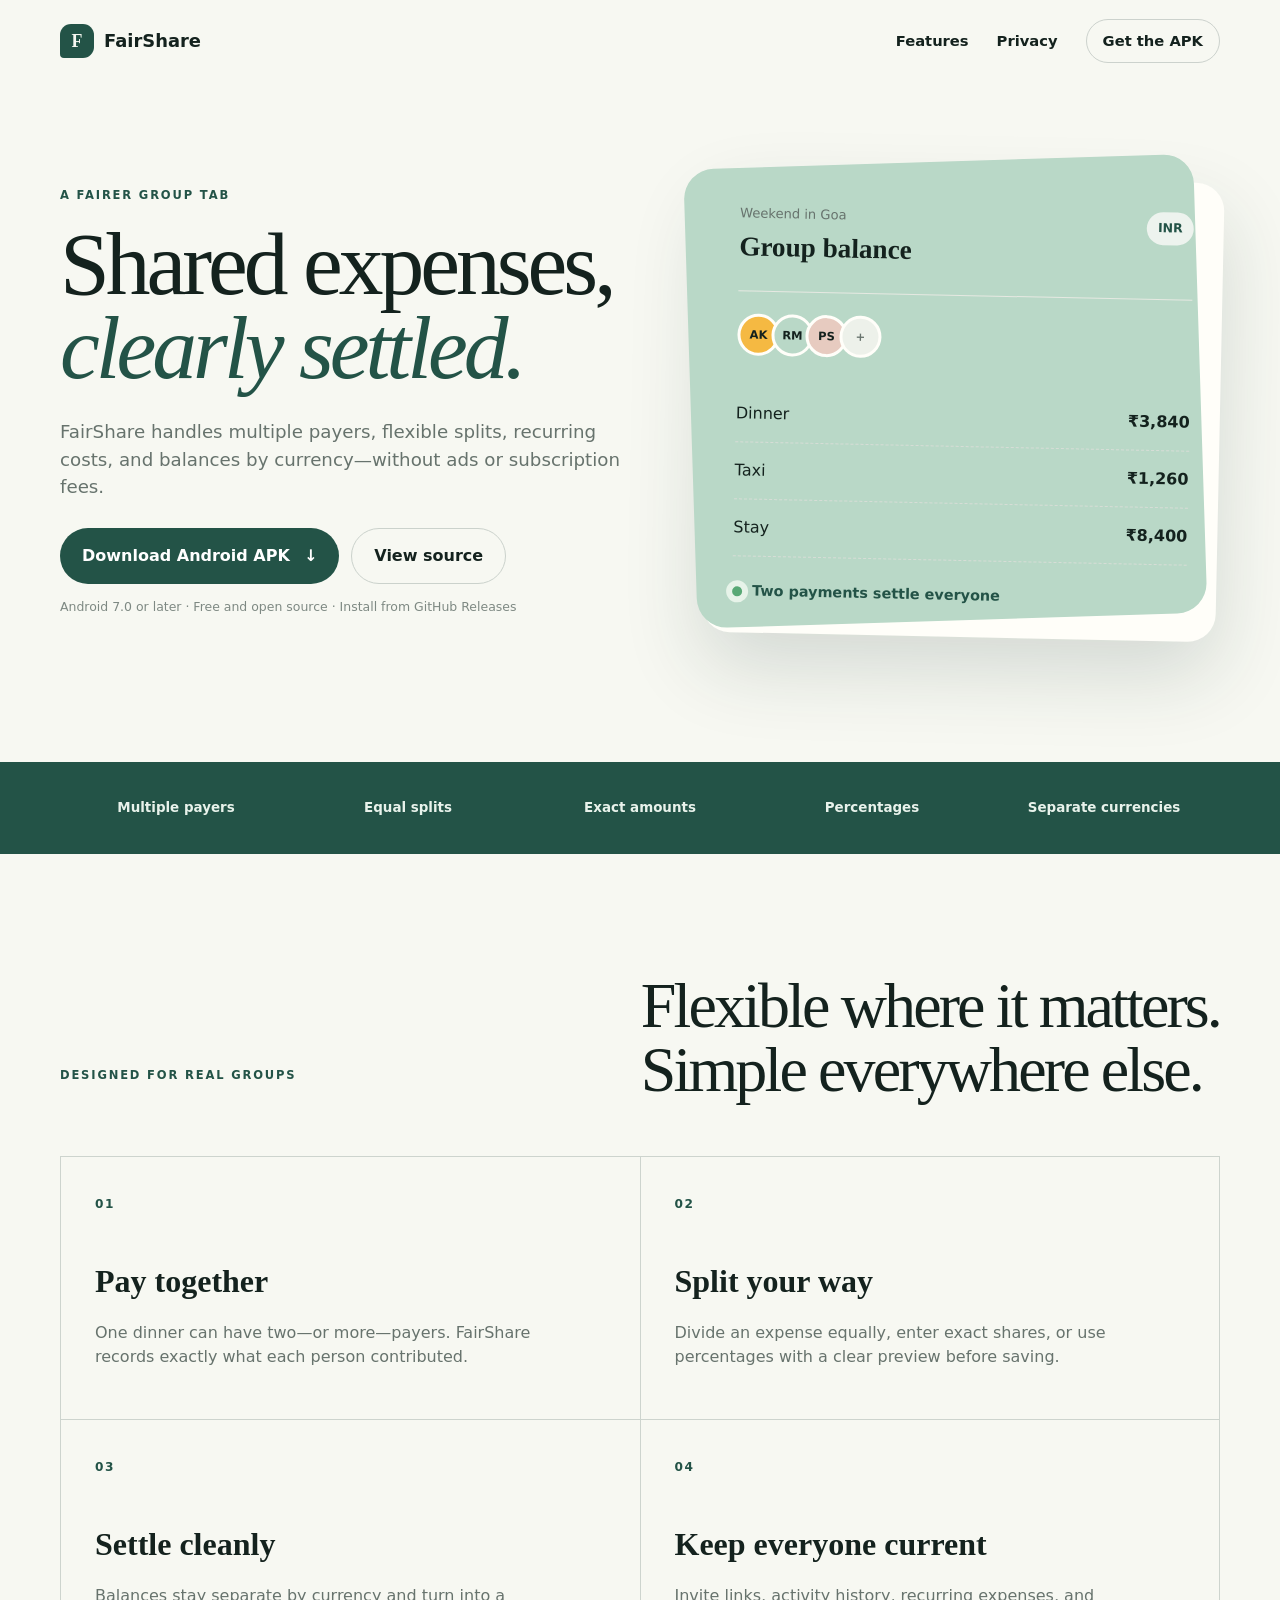
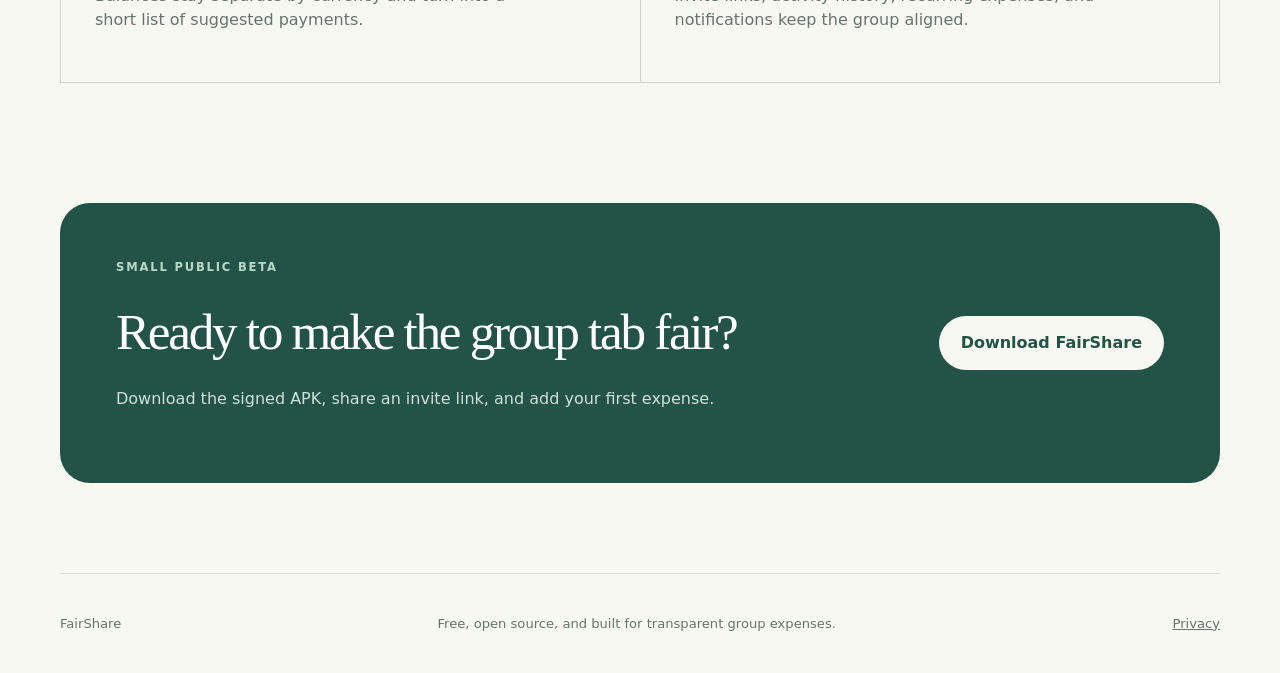
<file: docs/index.html>
<!doctype html>
<html lang="en">
<head>
  <meta charset="utf-8">
  <meta name="viewport" content="width=device-width, initial-scale=1">
  <meta name="theme-color" content="#235347">
  <meta name="description" content="FairShare makes group expenses transparent, flexible, and easy to settle.">
  <meta property="og:title" content="FairShare — Shared expenses, clearly settled.">
  <meta property="og:description" content="Split one expense between multiple payers using equal, exact, or percentage shares.">
  <meta property="og:image" content="https://anshi.github.io/fairshare/og.png">
  <meta name="twitter:card" content="summary_large_image">
  <title>FairShare — Shared expenses, clearly settled.</title>
  <link rel="stylesheet" href="styles.css">
</head>
<body>
  <header class="nav shell">
    <a class="brand" href="./" aria-label="FairShare home"><span class="brand-mark">F</span><span>FairShare</span></a>
    <nav aria-label="Primary navigation"><a href="#features">Features</a><a href="privacy.html">Privacy</a><a class="nav-cta" data-download href="https://github.com/anshi/fairshare/releases/latest">Get the APK</a></nav>
  </header>

  <main>
    <section class="hero shell">
      <div class="hero-copy">
        <p class="eyebrow">A fairer group tab</p>
        <h1>Shared expenses,<br><em>clearly settled.</em></h1>
        <p class="lede">FairShare handles multiple payers, flexible splits, recurring costs, and balances by currency—without ads or subscription fees.</p>
        <div class="actions">
          <a class="button primary" data-download href="https://github.com/anshi/fairshare/releases/latest">Download Android APK <span aria-hidden="true">↓</span></a>
          <a class="button secondary" href="https://github.com/anshi/fairshare">View source</a>
        </div>
        <p class="install-note">Android 7.0 or later · Free and open source · Install from GitHub Releases</p>
      </div>
      <div class="ledger-card" aria-label="Example FairShare balance card">
        <div class="ledger-top"><div><span class="muted">Weekend in Goa</span><strong>Group balance</strong></div><span class="currency">INR</span></div>
        <div class="avatars"><span>AK</span><span>RM</span><span>PS</span><span>+</span></div>
        <div class="receipt-row"><span>Dinner</span><strong>₹3,840</strong></div>
        <div class="receipt-row"><span>Taxi</span><strong>₹1,260</strong></div>
        <div class="receipt-row"><span>Stay</span><strong>₹8,400</strong></div>
        <div class="settle"><span class="dot"></span><span>Two payments settle everyone</span></div>
      </div>
    </section>

    <section class="proof"><div class="shell proof-grid"><span>Multiple payers</span><span>Equal splits</span><span>Exact amounts</span><span>Percentages</span><span>Separate currencies</span></div></section>

    <section class="features shell" id="features">
      <div class="section-heading"><p class="eyebrow">Designed for real groups</p><h2>Flexible where it matters.<br>Simple everywhere else.</h2></div>
      <div class="feature-grid">
        <article><span class="number">01</span><h3>Pay together</h3><p>One dinner can have two—or more—payers. FairShare records exactly what each person contributed.</p></article>
        <article><span class="number">02</span><h3>Split your way</h3><p>Divide an expense equally, enter exact shares, or use percentages with a clear preview before saving.</p></article>
        <article><span class="number">03</span><h3>Settle cleanly</h3><p>Balances stay separate by currency and turn into a short list of suggested payments.</p></article>
        <article><span class="number">04</span><h3>Keep everyone current</h3><p>Invite links, activity history, recurring expenses, and notifications keep the group aligned.</p></article>
      </div>
    </section>

    <section class="download shell">
      <div><p class="eyebrow">Small public beta</p><h2>Ready to make the group tab fair?</h2><p>Download the signed APK, share an invite link, and add your first expense.</p></div>
      <a class="button light" data-download href="https://github.com/anshi/fairshare/releases/latest">Download FairShare</a>
    </section>
  </main>

  <footer class="shell"><span>FairShare</span><span>Free, open source, and built for transparent group expenses.</span><a href="privacy.html">Privacy</a></footer>
  <script src="app.js" defer></script>
</body>
</html>
</file>
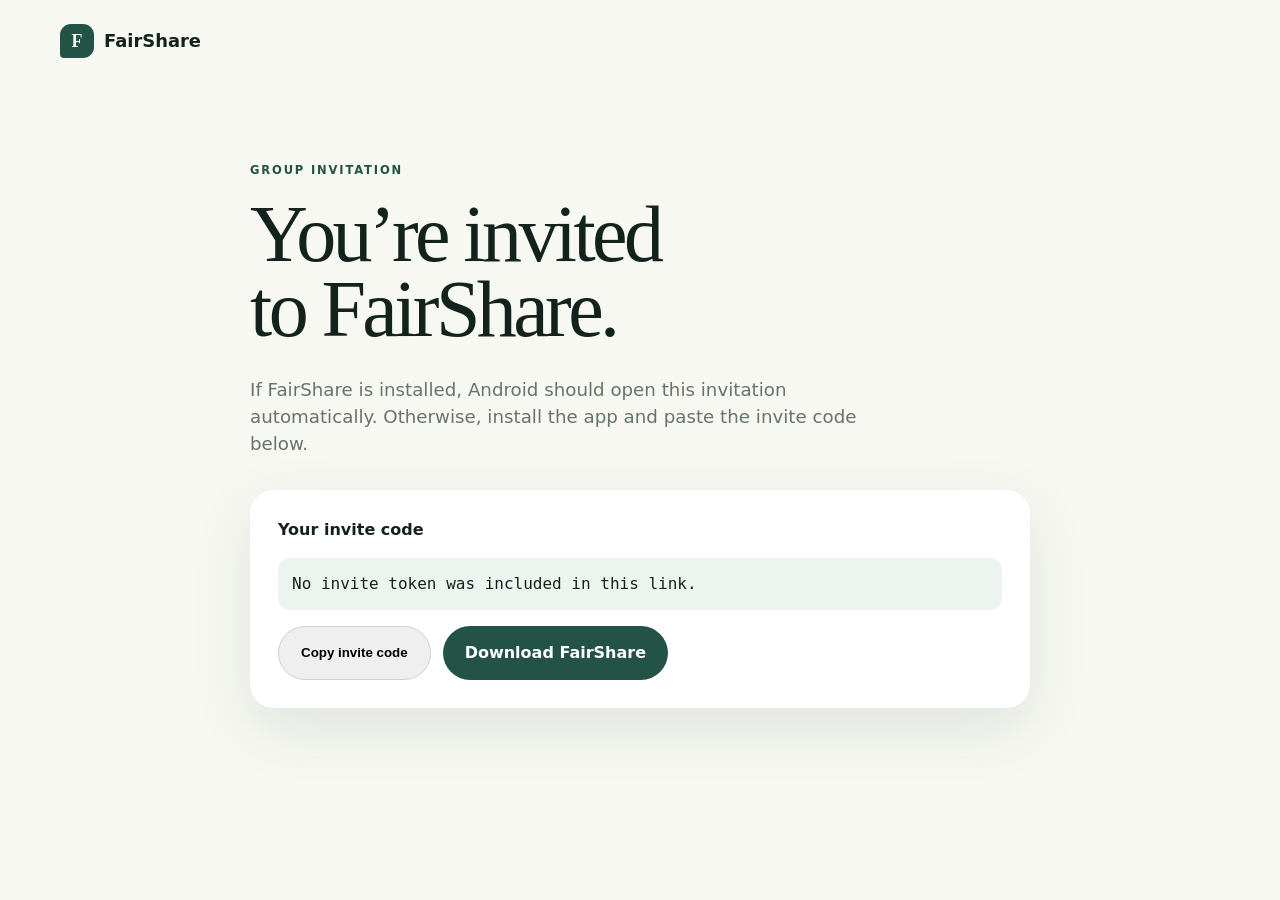
<file: docs/invite/index.html>
<!doctype html>
<html lang="en">
<head>
  <meta charset="utf-8"><meta name="viewport" content="width=device-width, initial-scale=1">
  <meta name="theme-color" content="#235347"><meta name="robots" content="noindex">
  <title>Join a FairShare group</title><link rel="stylesheet" href="../styles.css">
</head>
<body>
  <header class="nav shell"><a class="brand" href="../"><span class="brand-mark">F</span><span>FairShare</span></a></header>
  <main class="invite-page shell">
    <p class="eyebrow">Group invitation</p><h1>You’re invited<br>to FairShare.</h1>
    <p class="lede">If FairShare is installed, Android should open this invitation automatically. Otherwise, install the app and paste the invite code below.</p>
    <div class="invite-box"><strong>Your invite code</strong><p class="token" data-invite-token>Loading…</p>
      <div class="actions"><button class="button secondary" type="button" data-copy-token>Copy invite code</button>
        <a class="button primary" data-download href="https://github.com/anshi/fairshare/releases/latest">Download FairShare</a></div>
    </div>
  </main>
  <script src="../app.js" defer></script>
</body>
</html>
</file>
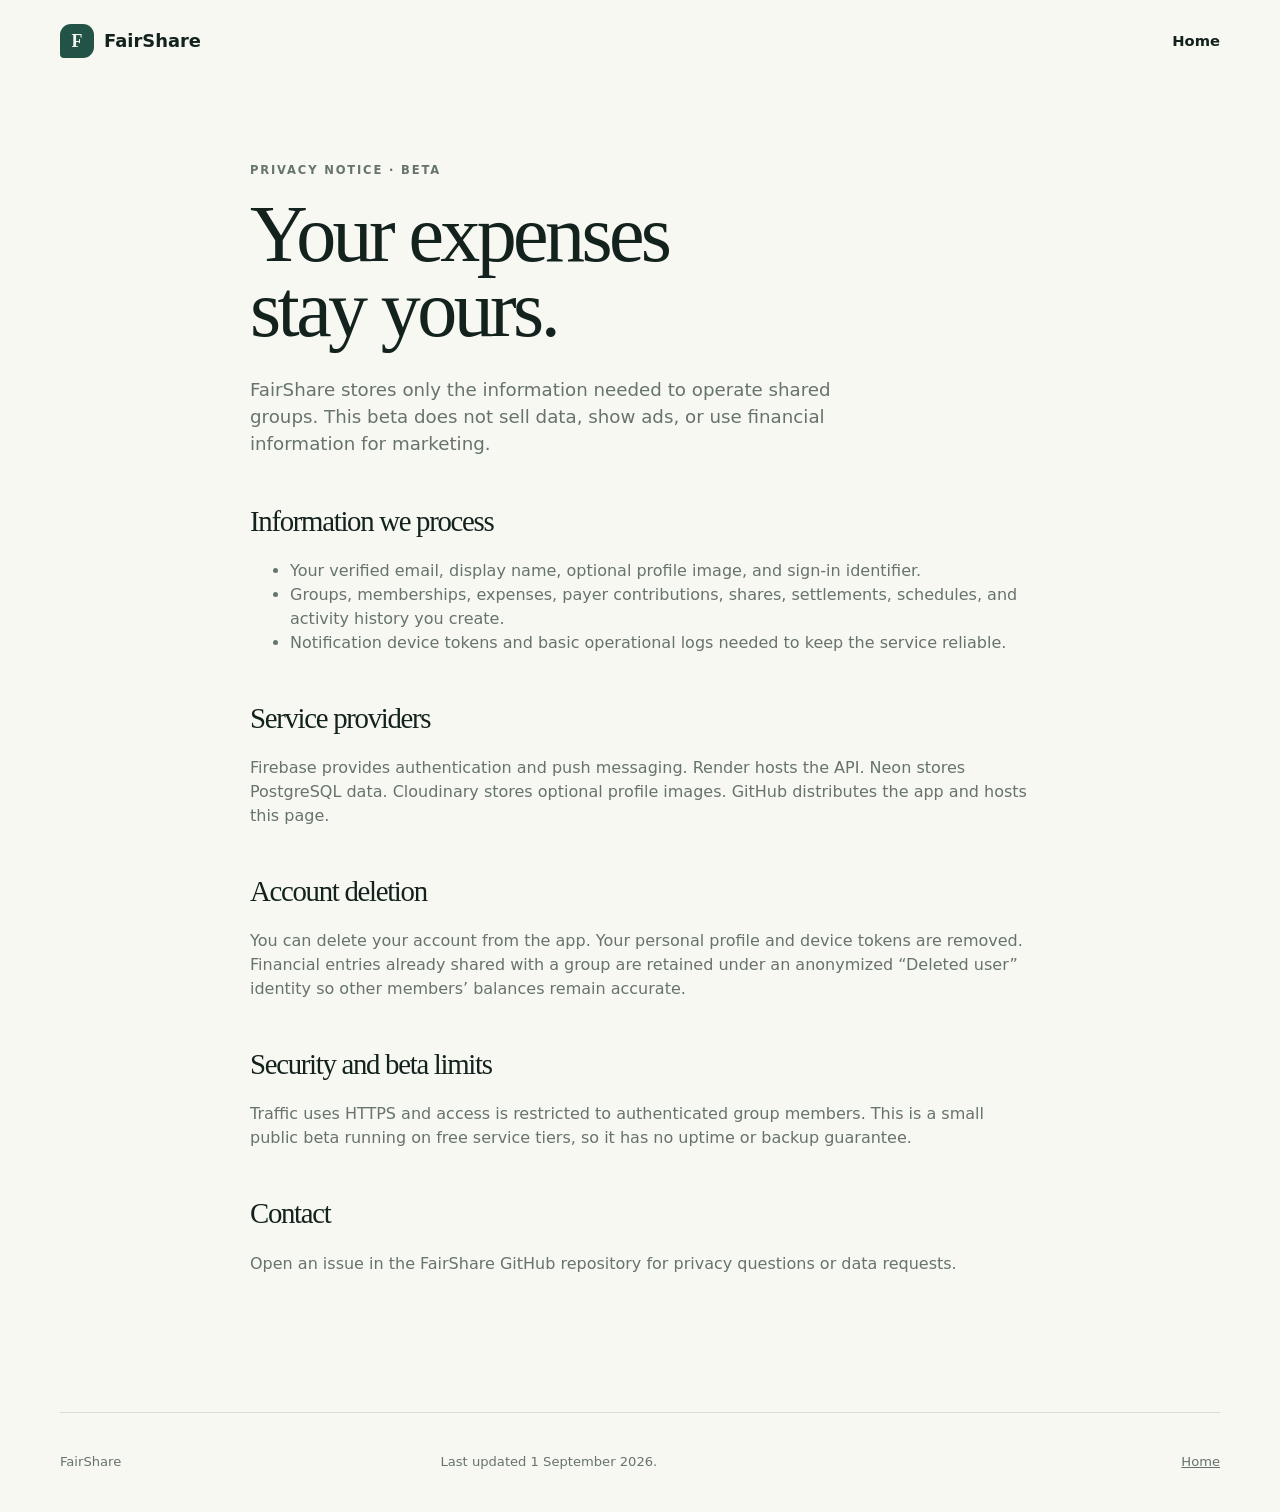
<file: docs/privacy.html>
<!doctype html>
<html lang="en">
<head><meta charset="utf-8"><meta name="viewport" content="width=device-width, initial-scale=1"><title>FairShare privacy</title><link rel="stylesheet" href="styles.css"></head>
<body>
  <header class="nav shell"><a class="brand" href="./"><span class="brand-mark">F</span><span>FairShare</span></a><nav><a href="./">Home</a></nav></header>
  <main class="legal shell"><p class="eyebrow">Privacy notice · Beta</p><h1>Your expenses<br>stay yours.</h1>
    <p class="lede">FairShare stores only the information needed to operate shared groups. This beta does not sell data, show ads, or use financial information for marketing.</p>
    <h2>Information we process</h2><ul><li>Your verified email, display name, optional profile image, and sign-in identifier.</li><li>Groups, memberships, expenses, payer contributions, shares, settlements, schedules, and activity history you create.</li><li>Notification device tokens and basic operational logs needed to keep the service reliable.</li></ul>
    <h2>Service providers</h2><p>Firebase provides authentication and push messaging. Render hosts the API. Neon stores PostgreSQL data. Cloudinary stores optional profile images. GitHub distributes the app and hosts this page.</p>
    <h2>Account deletion</h2><p>You can delete your account from the app. Your personal profile and device tokens are removed. Financial entries already shared with a group are retained under an anonymized “Deleted user” identity so other members’ balances remain accurate.</p>
    <h2>Security and beta limits</h2><p>Traffic uses HTTPS and access is restricted to authenticated group members. This is a small public beta running on free service tiers, so it has no uptime or backup guarantee.</p>
    <h2>Contact</h2><p>Open an issue in the FairShare GitHub repository for privacy questions or data requests.</p>
  </main>
  <footer class="shell"><span>FairShare</span><span>Last updated 1 September 2026.</span><a href="./">Home</a></footer>
</body>
</html>
</file>
<file: docs/styles.css>
:root { --green:#235347; --green-deep:#123d34; --cream:#f7f8f2; --paper:#fffef9; --amber:#f5b942; --mint:#b9d8c7; --ink:#14221e; --muted:#67736d; }
* { box-sizing:border-box; }
html { scroll-behavior:smooth; }
body { margin:0; color:var(--ink); background:var(--cream); font-family:Inter,ui-sans-serif,system-ui,-apple-system,"Segoe UI",sans-serif; line-height:1.5; }
a { color:inherit; }
.shell { width:min(1160px,calc(100% - 40px)); margin-inline:auto; }
.nav { min-height:82px; display:flex; align-items:center; justify-content:space-between; }
.brand { display:flex; align-items:center; gap:10px; text-decoration:none; font-weight:800; font-size:1.12rem; }
.brand-mark { width:34px; height:34px; display:grid; place-items:center; color:var(--cream); background:var(--green); border-radius:11px 11px 11px 4px; font-family:Georgia,serif; }
nav { display:flex; align-items:center; gap:28px; }
nav a { text-decoration:none; font-size:.92rem; font-weight:650; }
.nav-cta { padding:10px 16px; border:1px solid #ccd2cd; border-radius:999px; }
.hero { min-height:680px; display:grid; grid-template-columns:1.05fr .95fr; align-items:center; gap:78px; padding-block:72px 100px; }
.eyebrow { color:var(--green); text-transform:uppercase; letter-spacing:.16em; font-size:.72rem; font-weight:850; margin:0 0 18px; }
h1,h2 { font-family:Georgia,"Times New Roman",serif; letter-spacing:-.045em; margin:0; font-weight:500; }
h1 { font-size:clamp(3.4rem,7vw,6.4rem); line-height:.94; }
h1 em { color:var(--green); font-weight:500; }
.lede { max-width:630px; color:var(--muted); font-size:1.14rem; margin:28px 0; }
.actions { display:flex; flex-wrap:wrap; gap:12px; }
.button { display:inline-flex; align-items:center; justify-content:center; gap:14px; padding:15px 22px; border-radius:999px; text-decoration:none; font-weight:780; transition:transform .2s ease,background .2s ease; }
.button:hover { transform:translateY(-2px); }
.primary { background:var(--green); color:white; }
.primary:hover { background:var(--green-deep); }
.secondary { border:1px solid #cbd2cc; }
.install-note { color:#7e8983; font-size:.78rem; margin-top:14px; }
.ledger-card { position:relative; padding:30px; border-radius:28px; background:var(--paper); box-shadow:0 32px 80px rgba(22,58,49,.16); transform:rotate(1.2deg); }
.ledger-card::before { content:""; position:absolute; inset:-16px 20px 16px -16px; z-index:-1; border-radius:30px; background:var(--mint); transform:rotate(-3deg); }
.ledger-top { display:flex; justify-content:space-between; align-items:flex-start; border-bottom:1px solid #e6e9e2; padding-bottom:24px; }
.ledger-top div { display:grid; gap:3px; }
.ledger-top strong { font-family:Georgia,serif; font-size:1.7rem; }
.muted { color:var(--muted); font-size:.82rem; }
.currency { padding:7px 11px; background:#edf3ee; border-radius:999px; color:var(--green); font-size:.78rem; font-weight:800; }
.avatars { display:flex; margin:22px 0 30px; }
.avatars span { width:42px; height:42px; display:grid; place-items:center; margin-right:-8px; border:3px solid var(--paper); border-radius:50%; background:var(--amber); font-size:.72rem; font-weight:850; }
.avatars span:nth-child(2){background:var(--mint)} .avatars span:nth-child(3){background:#e7cbc0} .avatars span:last-child{background:#edf1ea;color:var(--muted)}
.receipt-row { display:flex; justify-content:space-between; padding:16px 0; border-bottom:1px dashed #d6ddd6; }
.settle { display:flex; align-items:center; gap:10px; margin-top:24px; color:var(--green); font-weight:750; font-size:.9rem; }
.dot { width:10px; height:10px; border-radius:50%; background:#58a875; box-shadow:0 0 0 6px #e7f3e9; }
.proof { background:var(--green); color:#e8f2eb; }
.proof-grid { min-height:92px; display:grid; grid-template-columns:repeat(5,1fr); align-items:center; text-align:center; font-weight:700; font-size:.84rem; }
.features { padding-block:120px; }
.section-heading { display:flex; justify-content:space-between; align-items:flex-end; margin-bottom:54px; }
.section-heading h2 { font-size:clamp(2.5rem,5vw,4.7rem); line-height:1; }
.feature-grid { display:grid; grid-template-columns:repeat(2,1fr); border-top:1px solid #cdd4ce; border-left:1px solid #cdd4ce; }
.feature-grid article { min-height:250px; padding:34px; border-right:1px solid #cdd4ce; border-bottom:1px solid #cdd4ce; }
.number { color:var(--green); font-size:.76rem; font-weight:850; letter-spacing:.12em; }
h3 { font-family:Georgia,serif; font-size:2rem; margin:42px 0 10px; }
.feature-grid p { color:var(--muted); max-width:450px; }
.download { margin-bottom:90px; padding:56px; background:var(--green); color:white; border-radius:30px; display:flex; align-items:center; justify-content:space-between; gap:40px; }
.download .eyebrow { color:var(--mint); }
.download h2 { font-size:clamp(2.4rem,4vw,4rem); }
.download p:not(.eyebrow){color:#cfe0d6}.light{background:var(--cream);color:var(--green);white-space:nowrap}
footer { min-height:100px; display:grid; grid-template-columns:1fr 2fr auto; align-items:center; gap:20px; border-top:1px solid #d8ddd8; color:var(--muted); font-size:.82rem; }
.legal,.invite-page { max-width:780px; padding-block:80px 120px; }
.legal h1,.invite-page h1 { font-size:clamp(3rem,7vw,5rem); }
.legal h2 { font-family:Georgia,serif; font-size:1.8rem; margin-top:42px; }
.legal p,.legal li { color:var(--muted); }
.invite-box { margin-top:32px; background:white; border-radius:24px; padding:28px; box-shadow:0 20px 60px rgba(22,58,49,.1); }
.token { padding:14px; overflow-wrap:anywhere; background:#edf3ee; border-radius:12px; font-family:ui-monospace,monospace; }
@media(max-width:820px){.hero{grid-template-columns:1fr;min-height:0;gap:70px;padding-top:50px}.ledger-card{max-width:540px}.proof-grid{grid-template-columns:repeat(2,1fr);padding-block:20px;gap:20px}.section-heading{display:block}.feature-grid{grid-template-columns:1fr}.download{align-items:flex-start;flex-direction:column}.nav nav a:not(.nav-cta){display:none}footer{grid-template-columns:1fr;padding-block:28px}.hero-copy br{display:none}}
@media(max-width:520px){.shell{width:min(100% - 28px,1160px)}h1{font-size:3.5rem}.hero{padding-bottom:74px}.ledger-card{padding:22px}.features{padding-block:80px}.download{padding:32px 24px}.button{width:100%}.actions{display:grid}.proof-grid{grid-template-columns:1fr 1fr}}
</file>
